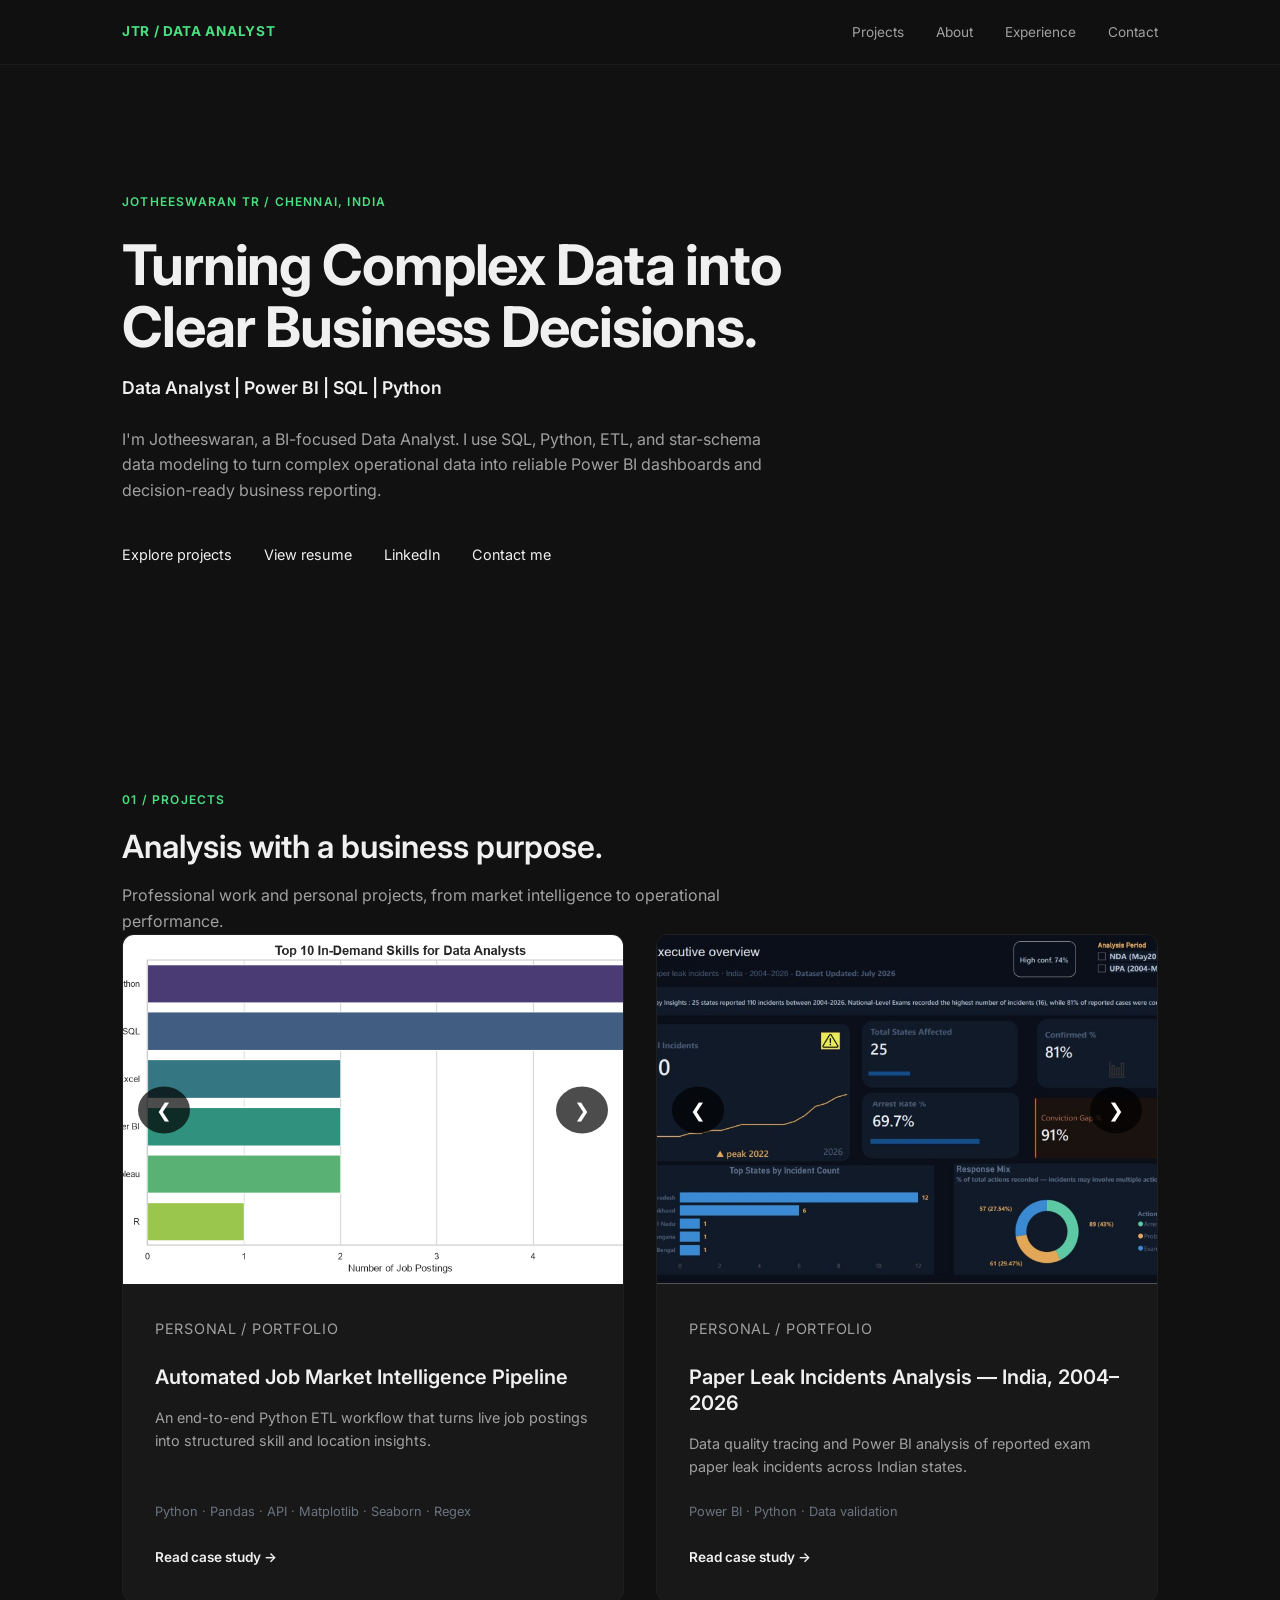
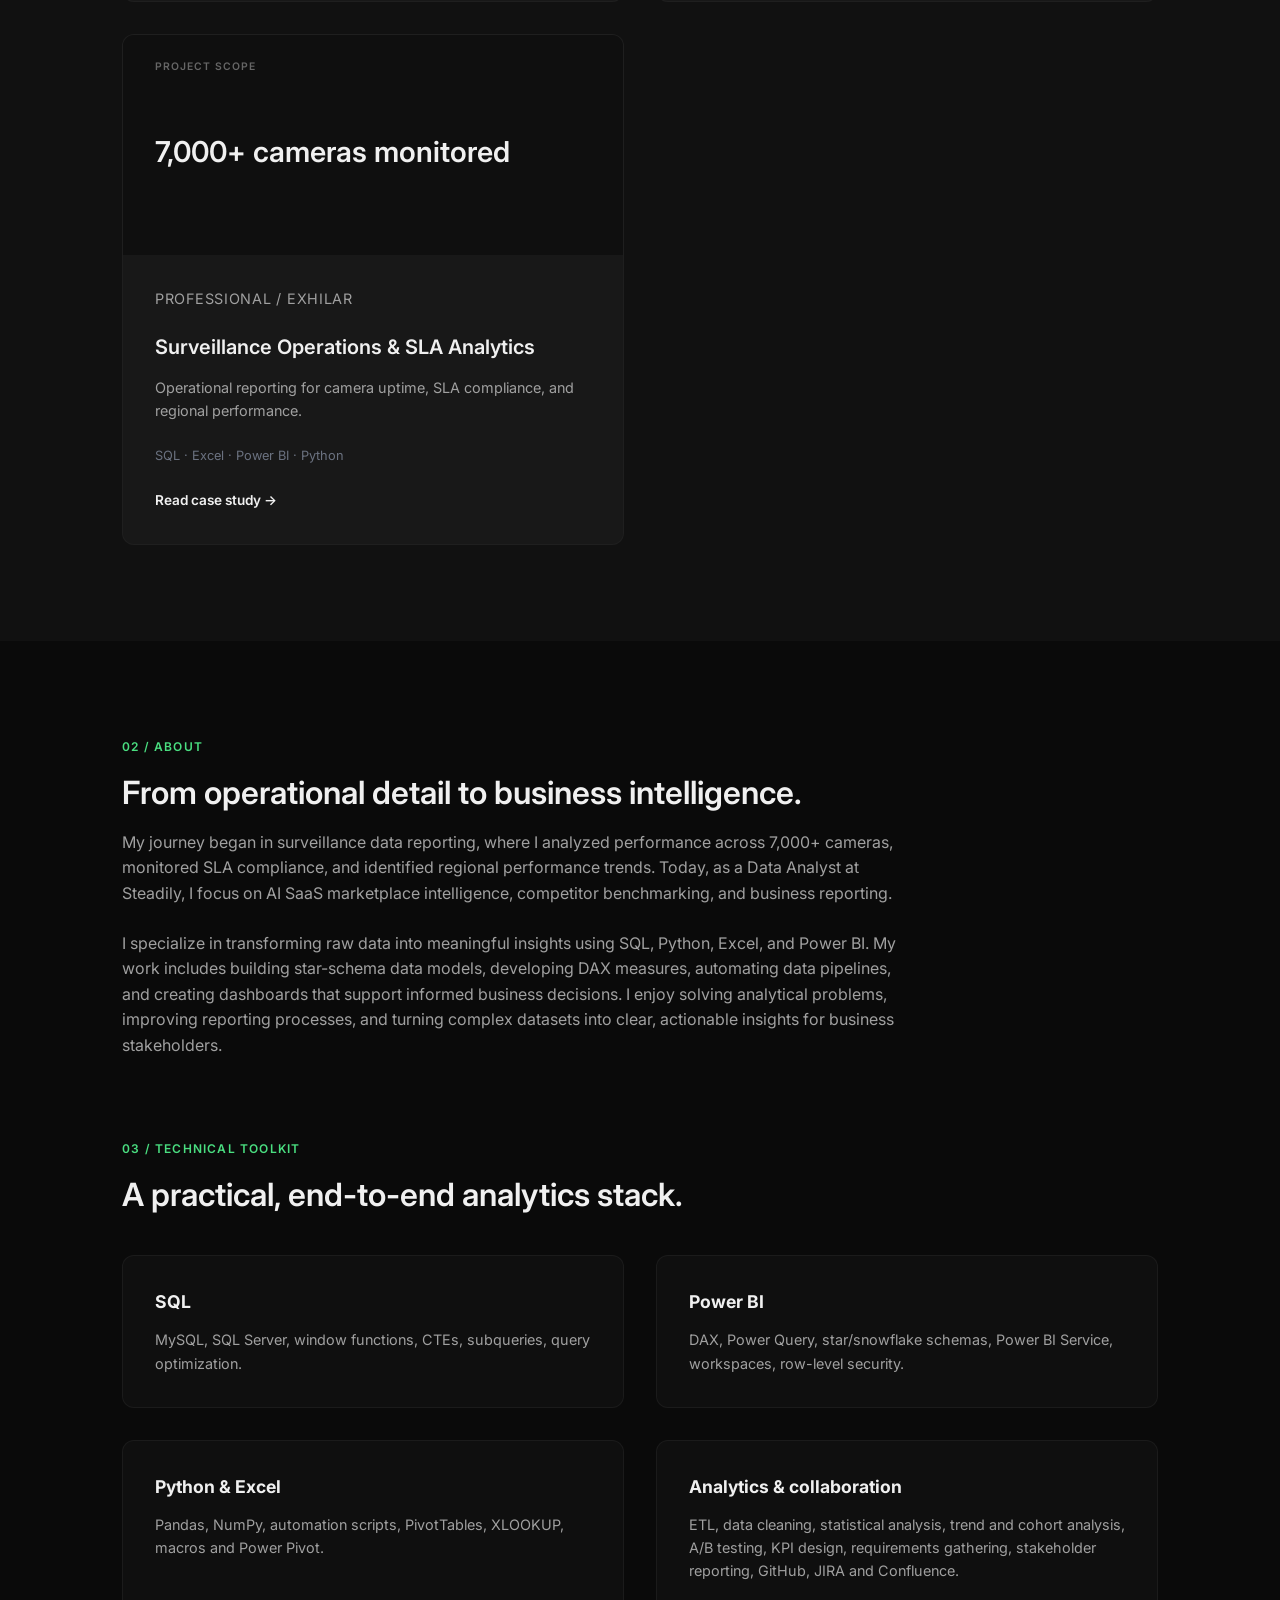
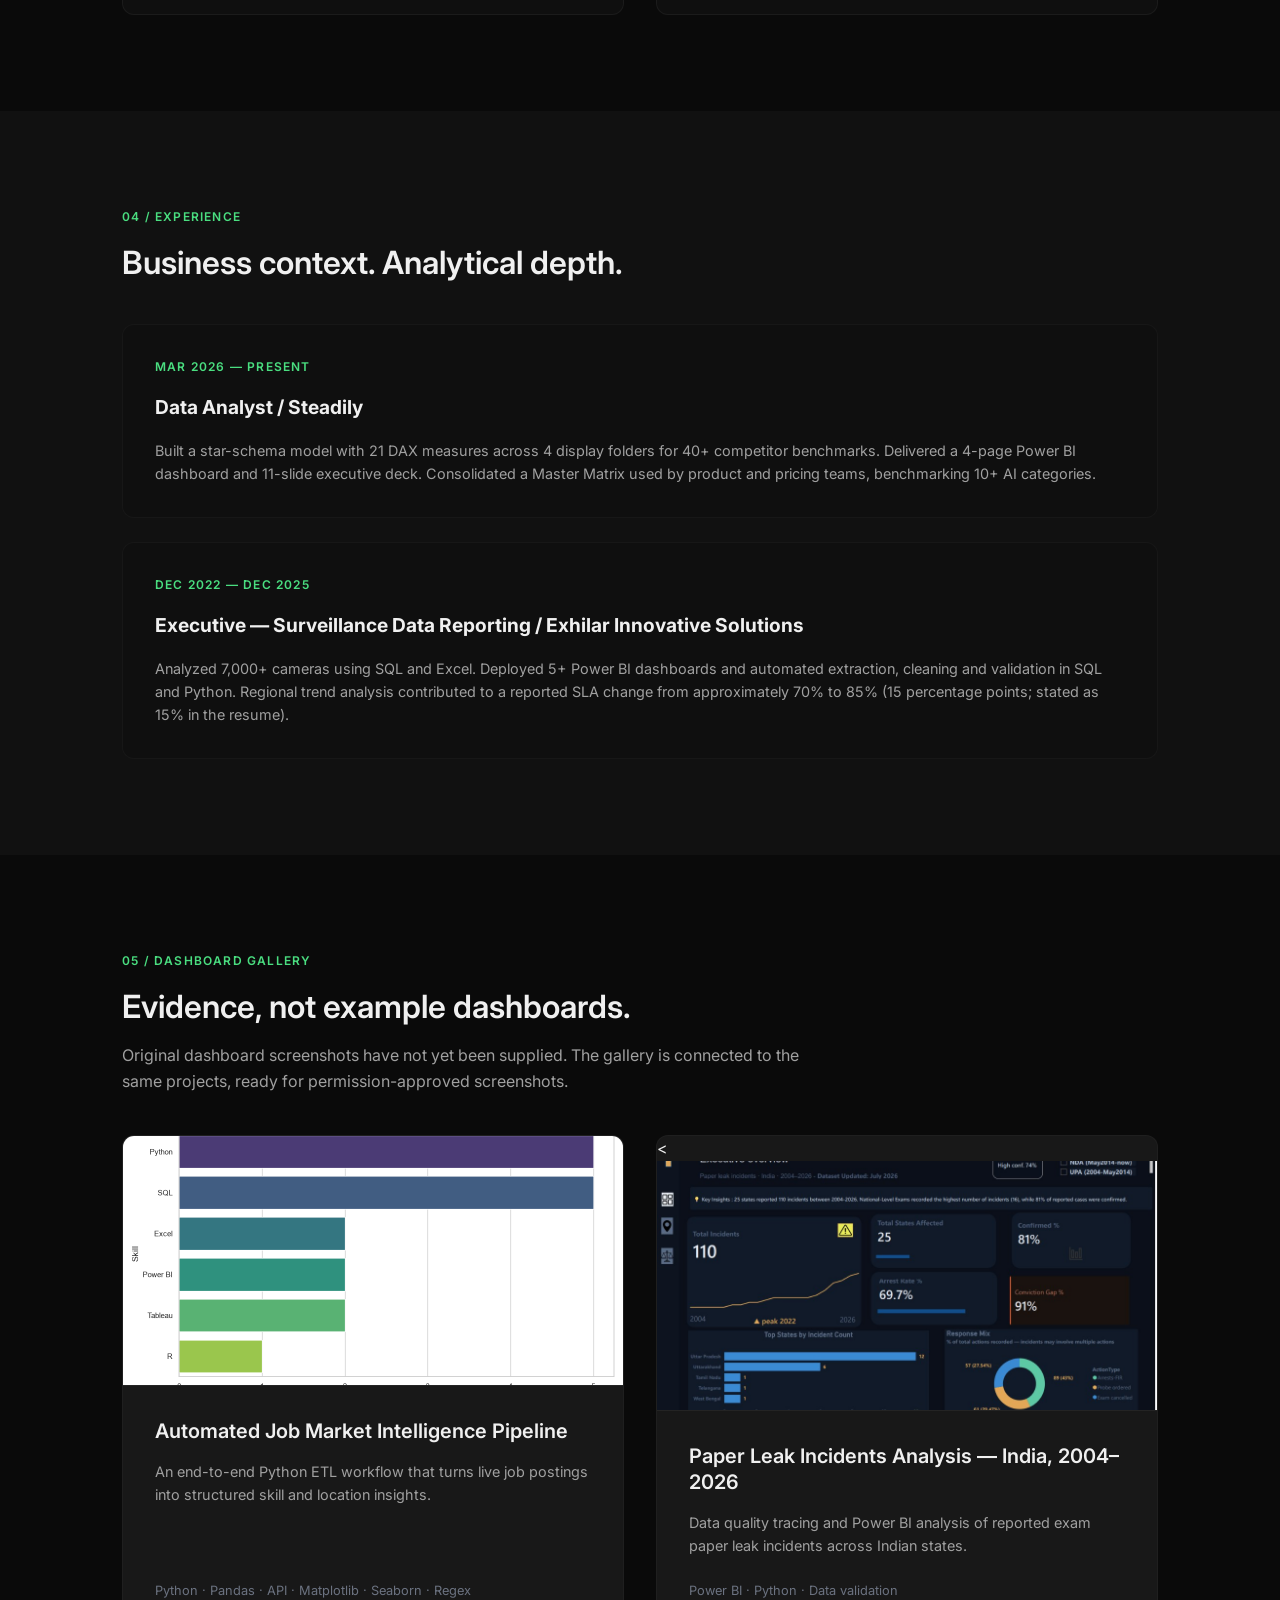
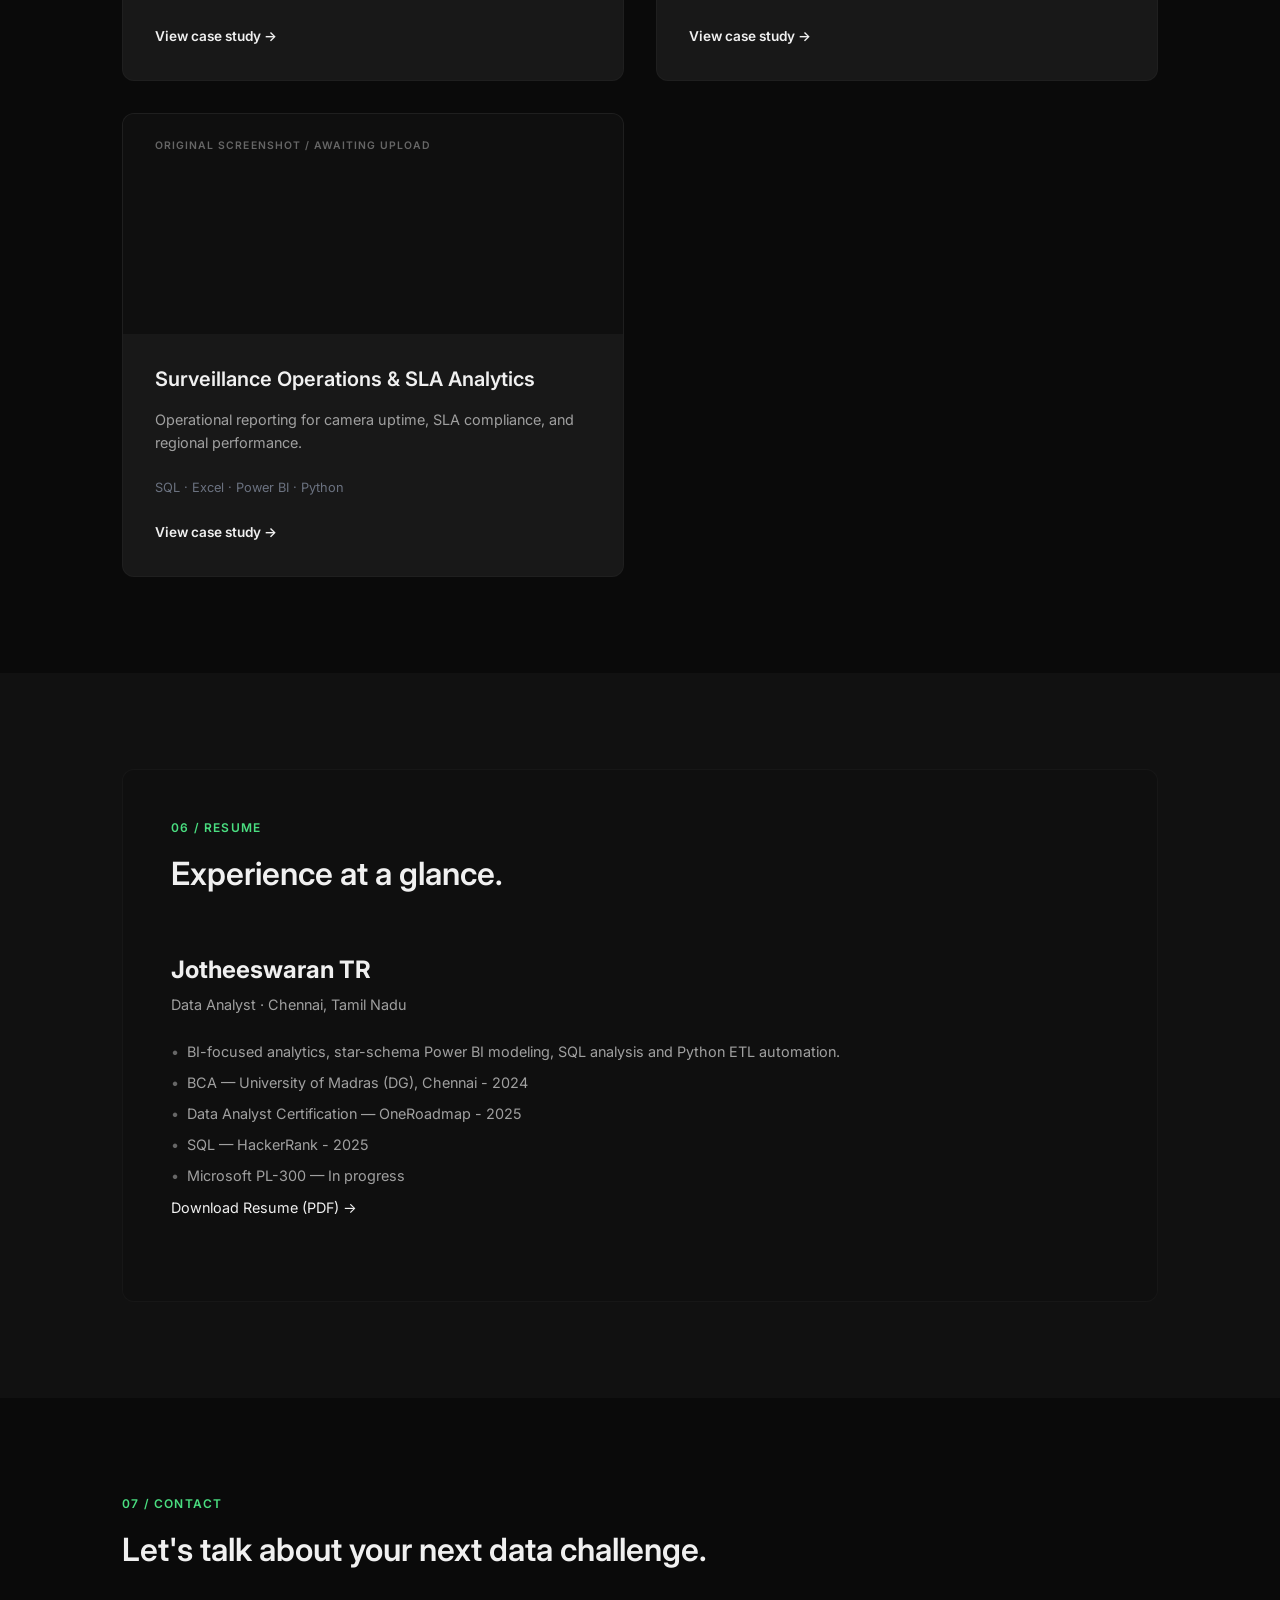
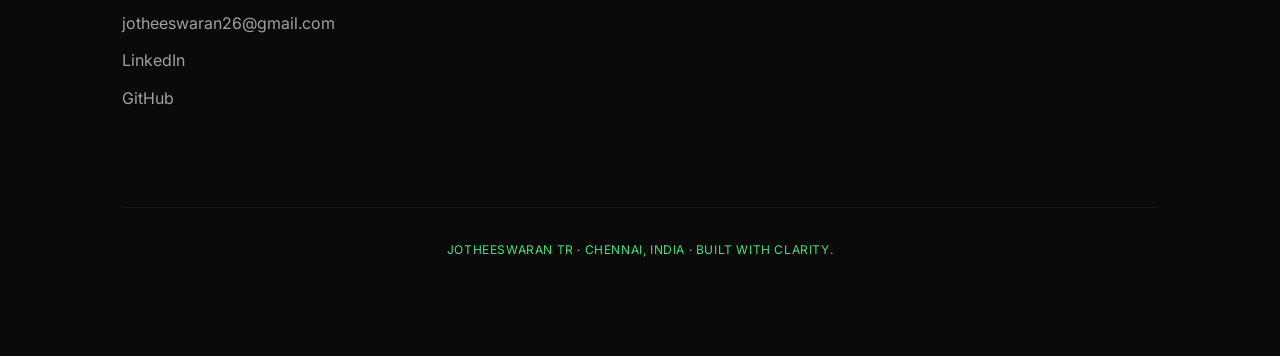
<file: index.html>
<!DOCTYPE html>
<html lang="en">
<head>
    <meta charset="UTF-8">
    <meta name="viewport" content="width=device-width, initial-scale=1.0">
    <title>Jotheeswaran TR | Data Analyst</title>
    <link rel="stylesheet" href="style.css">
    <!-- Google Fonts for premium typography -->
    <link rel="preconnect" href="https://fonts.googleapis.com">
    <link rel="preconnect" href="https://fonts.gstatic.com" crossorigin>
    <link href="https://fonts.googleapis.com/css2?family=Inter:wght@300;400;600;700&display=swap" rel="stylesheet">
</head>
<body>

    <!-- Navigation -->
    <nav class="navbar">
        <div class="nav-container">
            <a href="#home" class="logo">JTR / DATA ANALYST</a>
            <ul class="nav-links">
                <li><a href="#projects">Projects</a></li>
                <li><a href="#about">About</a></li>
                <li><a href="#experience">Experience</a></li>
                <li><a href="#contact">Contact</a></li>
            </ul>
        </div>
    </nav>

    <!-- Hero Section -->
    <header id="home" class="hero section-padding">
        <div class="container fade-in">
            <p class="subtitle">JOTHEESWARAN TR / CHENNAI, INDIA</p>
            <h1 class="hero-title">Turning Complex Data into<br>Clear Business Decisions.</h1>
            <h2 class="hero-skills">Data Analyst | Power BI | SQL | Python</h2>
            <p class="hero-desc">
                I'm Jotheeswaran, a BI-focused Data Analyst. I use SQL, Python, ETL, and star-schema data modeling to turn complex operational data into reliable Power BI dashboards and decision-ready business reporting.
            </p>
            <div class="hero-links">
                <a href="#projects" class="btn-link">Explore projects</a>
                <a href="assets/resume.pdf" class="btn-link">View resume</a>
                <a href="https://www.linkedin.com/in/jotheeswaran-tr/" target="_blank" class="btn-link">LinkedIn</a>
                <a href="#contact" class="btn-link">Contact me</a>
            </div>
        </div>
    </header>

    <!-- Projects Section -->
    <section id="projects" class="section-padding">
        <div class="container fade-in">
            <h3 class="section-label">01 / PROJECTS</h3>
            <h2 class="section-title">Analysis with a business purpose.</h2>
            <p class="section-desc">Professional work and personal projects, from market intelligence to operational performance.</p>

            <div class="grid-2">
                
                <!-- Project 1 (Commented out as requested) -->
                <!-- 
                <div class="card">
                    <div class="card-image-placeholder">
                        <span class="tag">PROJECT SCOPE / SCREENSHOT PENDING</span>
                        <h4>40+ competitor benchmarks</h4>
                    </div>
                    <div class="card-content">
                        <p class="card-type">Professional / Steadily</p>
                        <h3>AI SaaS Marketplace Intelligence & Competitor Benchmarking</h3>
                        <p>A unified view of competitor pricing, features, and market positioning across 40 AI product categories.</p>
                        <p class="tech-stack">Power BI · DAX · Excel · Data modeling</p>
                        <a href="#" class="read-more">Read case study &rarr;</a>
                    </div>
                </div>
                -->

                <!-- Project 2 -->
                <div class="card">
                    <!-- Project 2 Carousel -->
                    <div class="carousel-container">
                        <div class="carousel-track" id="carousel-p2">
                            <!-- Make sure these image names match your assets folder -->
                            <img src="assets/project2-a.png" alt="Job Market Pipeline - View 1" class="carousel-img">
                            <img src="assets/project2-b.png" alt="Job Market Pipeline - View 2" class="carousel-img">
                            <img src="assets/project2-c.png" alt="Job Market Pipeline - View 3" class="carousel-img">
                        </div>
                        <!-- Navigation Buttons -->
                        <button class="carousel-btn prev" onclick="moveSlide('carousel-p2', -1)">&#10094;</button>
                        <button class="carousel-btn next" onclick="moveSlide('carousel-p2', 1)">&#10095;</button>
                    </div>
                    
                    <div class="card-content">
                        <p class="card-type">Personal / Portfolio</p>
                        <h3>Automated Job Market Intelligence Pipeline</h3>
                        <p>An end-to-end Python ETL workflow that turns live job postings into structured skill and location insights.</p>
                        <p class="tech-stack">Python · Pandas · API · Matplotlib · Seaborn · Regex</p>
                        <a href="assets/Casestudy1.pdf" class="read-more">Read case study &rarr;</a>
                    </div>
                </div>

                <!-- Project 3 -->
                <div class="card">
                    <!-- Project 3 Carousel -->
                    <div class="carousel-container">
                        <div class="carousel-track" id="carousel-p3">
                            <!-- Make sure these image names match your assets folder -->
                            <img src="assets/project3-a.png" alt="Paper Leak Analysis - View 1" class="carousel-img">
                            <img src="assets/project3-b.png" alt="Paper Leak Analysis - View 2" class="carousel-img">
                            <img src="assets/project3-c.png" alt="Paper Leak Analysis - View 3" class="carousel-img">
                        </div>
                        <!-- Navigation Buttons -->
                        <button class="carousel-btn prev" onclick="moveSlide('carousel-p3', -1)">&#10094;</button>
                        <button class="carousel-btn next" onclick="moveSlide('carousel-p3', 1)">&#10095;</button>
                    </div>

                    <div class="card-content">
                        <p class="card-type">Personal / Portfolio</p>
                        <h3>Paper Leak Incidents Analysis — India, 2004–2026</h3>
                        <p>Data quality tracing and Power BI analysis of reported exam paper leak incidents across Indian states.</p>
                        <p class="tech-stack">Power BI · Python · Data validation</p>
                        <a href="assets/Casestudy2.html" class="read-more">Read case study &rarr;</a>
                    </div>
                </div>

                <!-- Project 4 -->
                <div class="card">
                    <div class="card-image-placeholder">
                        <span class="tag">PROJECT SCOPE </span>
                        <h4>7,000+ cameras monitored</h4>
                    </div>
                    <div class="card-content">
                        <p class="card-type">Professional / Exhilar</p>
                        <h3>Surveillance Operations & SLA Analytics</h3>
                        <p>Operational reporting for camera uptime, SLA compliance, and regional performance.</p>
                        <p class="tech-stack">SQL · Excel · Power BI · Python</p>
                        <a href="assets/Casestudy3.html" class="read-more">Read case study &rarr;</a>
                    </div>
                </div>
            </div>
        </div>
    </section>

    <!-- About Section -->
    <section id="about" class="section-padding alt-bg">
        <div class="container fade-in">
            <h3 class="section-label">02 / ABOUT</h3>
            <h2 class="section-title">From operational detail to business intelligence.</h2>
            <div class="text-content">
                <p>My journey began in surveillance data reporting, where I analyzed performance across 7,000+ cameras, monitored SLA compliance, and identified regional performance trends. Today, as a Data Analyst at Steadily, I focus on AI SaaS marketplace intelligence, competitor benchmarking, and business reporting.</p>
                <p>I specialize in transforming raw data into meaningful insights using SQL, Python, Excel, and Power BI. My work includes building star-schema data models, developing DAX measures, automating data pipelines, and creating dashboards that support informed business decisions. I enjoy solving analytical problems, improving reporting processes, and turning complex datasets into clear, actionable insights for business stakeholders.</p>
            </div>

            <h3 class="section-label mt-5">03 / TECHNICAL TOOLKIT</h3>
            <h2 class="section-title">A practical, end-to-end analytics stack.</h2>
            
            <div class="grid-2 mt-4">
                <div class="card simple-card">
                    <h4>SQL</h4>
                    <p>MySQL, SQL Server, window functions, CTEs, subqueries, query optimization.</p>
                </div>
                <div class="card simple-card">
                    <h4>Power BI</h4>
                    <p>DAX, Power Query, star/snowflake schemas, Power BI Service, workspaces, row-level security.</p>
                </div>
                <div class="card simple-card">
                    <h4>Python & Excel</h4>
                    <p>Pandas, NumPy, automation scripts, PivotTables, XLOOKUP, macros and Power Pivot.</p>
                </div>
                <div class="card simple-card">
                    <h4>Analytics & collaboration</h4>
                    <p>ETL, data cleaning, statistical analysis, trend and cohort analysis, A/B testing, KPI design, requirements gathering, stakeholder reporting, GitHub, JIRA and Confluence.</p>
                </div>
            </div>
        </div>
    </section>

    <!-- Experience Section -->
    <section id="experience" class="section-padding">
        <div class="container fade-in">
            <h3 class="section-label">04 / EXPERIENCE</h3>
            <h2 class="section-title">Business context. Analytical depth.</h2>

            <div class="timeline mt-4">
                <div class="timeline-item card">
                    <p class="date">MAR 2026 — PRESENT</p>
                    <h3>Data Analyst / Steadily</h3>
                    <p>Built a star-schema model with 21 DAX measures across 4 display folders for 40+ competitor benchmarks. Delivered a 4-page Power BI dashboard and 11-slide executive deck. Consolidated a Master Matrix used by product and pricing teams, benchmarking 10+ AI categories.</p>
                </div>

                <div class="timeline-item card">
                    <p class="date">DEC 2022 — DEC 2025</p>
                    <h3>Executive — Surveillance Data Reporting / Exhilar Innovative Solutions</h3>
                    <p>Analyzed 7,000+ cameras using SQL and Excel. Deployed 5+ Power BI dashboards and automated extraction, cleaning and validation in SQL and Python. Regional trend analysis contributed to a reported SLA change from approximately 70% to 85% (15 percentage points; stated as 15% in the resume).</p>
                </div>
            </div>
        </div>
    </section>

    <!-- Gallery Section -->
    <section id="gallery" class="section-padding alt-bg">
        <div class="container fade-in">
            <h3 class="section-label">05 / DASHBOARD GALLERY</h3>
            <h2 class="section-title">Evidence, not example dashboards.</h2>
            <p class="section-desc">Original dashboard screenshots have not yet been supplied. The gallery is connected to the same projects, ready for permission-approved screenshots.</p>

            <div class="grid-2 mt-4">
                <!-- Gallery Item 1 -->
                <!-- <div class="card gallery-card">
                    <div class="card-image-placeholder">
                        <span class="tag">ORIGINAL SCREENSHOT / AWAITING UPLOAD</span>
                    </div>
                    <div class="card-content">
                        <h3>AI SaaS Marketplace Intelligence & Competitor Benchmarking</h3>
                        <p>A unified view of competitor pricing, features, and market positioning across 40 AI product categories.</p>
                        <p class="tech-stack">Power BI · DAX · Excel · Data modeling</p>
                        <a href="#" class="read-more">View case study &rarr;</a>
                    </div>
                </div> -->

                <!-- Gallery Item 2 -->
                <div class="card gallery-card">
                    <img src="assets/project2-a.png" alt="Job Market Pipeline" style="width: 100%; height: 250px; object-fit: cover; border-bottom: 1px solid rgba(255,255,255,0.05);">
                    <div class="card-content">
                        <h3>Automated Job Market Intelligence Pipeline</h3>
                        <p>An end-to-end Python ETL workflow that turns live job postings into structured skill and location insights.</p>
                        <p class="tech-stack">Python · Pandas · API · Matplotlib · Seaborn · Regex</p>
                        <a href="#" class="read-more">View case study &rarr;</a>
                    </div>
                </div>

                <!-- Gallery Item 3 -->
                <div class="card gallery-card">
                    <<img src="assets/project3-a.png" alt="Paper Leak Analysis" style="width: 100%; height: 250px; object-fit: cover; border-bottom: 1px solid rgba(255,255,255,0.05);">
                    <div class="card-content">
                        <h3>Paper Leak Incidents Analysis — India, 2004–2026</h3>
                        <p>Data quality tracing and Power BI analysis of reported exam paper leak incidents across Indian states.</p>
                        <p class="tech-stack">Power BI · Python · Data validation</p>
                        <a href="#" class="read-more">View case study &rarr;</a>
                    </div>
                </div>

                <!-- Gallery Item 4 -->
                <div class="card gallery-card">
                    <div class="card-image-placeholder">
                        <span class="tag">ORIGINAL SCREENSHOT / AWAITING UPLOAD</span>
                    </div>
                    <div class="card-content">
                        <h3>Surveillance Operations & SLA Analytics</h3>
                        <p>Operational reporting for camera uptime, SLA compliance, and regional performance.</p>
                        <p class="tech-stack">SQL · Excel · Power BI · Python</p>
                        <a href="#" class="read-more">View case study &rarr;</a>
                    </div>
                </div>
            </div>
        </div>
    </section>

    <!-- Resume Section -->
    <section id="resume" class="section-padding">
        <div class="container fade-in">
            <div class="resume-box card">
                <h3 class="section-label">06 / RESUME</h3>
                <h2 class="section-title">Experience at a glance.</h2>
                <div class="resume-details mt-4">
                    <h3>Jotheeswaran TR</h3>
                    <p class="text-muted">Data Analyst · Chennai, Tamil Nadu</p>
                    <ul class="resume-list">
                        <li>BI-focused analytics, star-schema Power BI modeling, SQL analysis and Python ETL automation.</li>
                        <li>BCA — University of Madras (DG), Chennai - 2024</li>
                        <li>Data Analyst Certification — OneRoadmap - 2025</li>
                        <li>SQL — HackerRank - 2025</li>
                        <li>Microsoft PL-300 — In progress</li>
                        <a href="assets/resume.pdf" target="_blank" class="btn-link mt-3">Download Resume (PDF) &rarr;</a>
                    </ul>
            
                </div>
            </div>
        </div>
    </section>

    <!-- Contact & Footer -->
    <footer id="contact" class="section-padding">
        <div class="container fade-in">
            <h3 class="section-label">07 / CONTACT</h3>
            <h2 class="section-title">Let's talk about your next data challenge.</h2>
            
            <div class="contact-info mt-4">
                <p><a href="mailto:jotheeswaran26@gmail.com">jotheeswaran26@gmail.com</a></p>
                <p><a href="https://www.linkedin.com/in/jotheeswaran-tr/" target="_blank">LinkedIn</a></p>
                <p><a href="https://github.com/JotheeswaranTR" target="_blank">GitHub</a></p>
            </div>

            <div class="footer-bottom">
                <p>Jotheeswaran TR · Chennai, India · Built with clarity.</p>
            </div>
        </div>
    </footer>

    <script src="script.js"></script>
</body>
</html>
</file>
<file: style.css>
/* =========================================
   RESET & VARIABLES
========================================= */
:root {
    --bg-dark: #111111;
    --bg-darker: #0a0a0a;
    --bg-card: #181818;
    --bg-card-inner: #0f0f0f;
    --text-main: #f0f0f0;
    --text-muted: #a0a0a0;
    --text-dark: #666666;
    --accent: #ffffff;
    --font-main: 'Inter', sans-serif;
    --transition: all 0.3s ease;
}

* {
    margin: 0;
    padding: 0;
    box-sizing: border-box;
}

html {
    scroll-behavior: smooth;
}

body {
    font-family: var(--font-main);
    background-color: var(--bg-dark);
    color: var(--text-main);
    line-height: 1.6;
    -webkit-font-smoothing: antialiased;
}

a {
    color: var(--text-main);
    text-decoration: none;
    transition: var(--transition);
}

a:hover {
    color: var(--accent);
    opacity: 0.8;
}

/* =========================================
   LAYOUT & UTILITIES
========================================= */
.container {
    max-width: 1100px;
    margin: 0 auto;
    padding: 0 2rem;
}

.section-padding {
    padding: 6rem 0;
}

.alt-bg {
    background-color: var(--bg-darker);
}

.mt-3 { margin-top: 1.5rem; }
.mt-4 { margin-top: 2.5rem; }
.mt-5 { margin-top: 5rem; }

.section-label {
    color: #4ade80; /* Subtle green accent from image */
    font-size: 0.75rem;
    letter-spacing: 0.1em;
    text-transform: uppercase;
    font-weight: 600;
    margin-bottom: 1rem;
}

.section-title {
    font-size: 2rem;
    font-weight: 600;
    margin-bottom: 1rem;
    line-height: 1.3;
}

.section-desc {
    color: var(--text-muted);
    font-size: 1rem;
    max-width: 700px;
}

/* =========================================
   NAVBAR
========================================= */
.navbar {
    position: fixed;
    top: 0;
    width: 100%;
    background-color: rgba(17, 17, 17, 0.9);
    backdrop-filter: blur(10px);
    z-index: 1000;
    border-bottom: 1px solid rgba(255,255,255,0.05);
}

.nav-container {
    max-width: 1100px;
    margin: 0 auto;
    padding: 1.2rem 2rem;
    display: flex;
    justify-content: space-between;
    align-items: center;
}

.logo {
    font-weight: 700;
    font-size: 0.85rem;
    letter-spacing: 0.05em;
    color: #4ade80;
}

.nav-links {
    list-style: none;
    display: flex;
    gap: 2rem;
}

.nav-links a {
    font-size: 0.85rem;
    color: var(--text-muted);
    font-weight: 400;
}

.nav-links a:hover {
    color: var(--text-main);
}

/* =========================================
   HERO SECTION
========================================= */
.hero {
    padding-top: 12rem;
    padding-bottom: 8rem;
}

.subtitle {
    color: #4ade80;
    font-size: 0.75rem;
    letter-spacing: 0.1em;
    text-transform: uppercase;
    margin-bottom: 1.5rem;
    font-weight: 600;
}

.hero-title {
    font-size: 3.5rem;
    font-weight: 700;
    line-height: 1.1;
    margin-bottom: 1rem;
    letter-spacing: -0.02em;
}

.hero-skills {
    font-size: 1.1rem;
    font-weight: 600;
    margin-bottom: 1.5rem;
}

.hero-desc {
    color: var(--text-muted);
    font-size: 1rem;
    max-width: 650px;
    margin-bottom: 2.5rem;
}

.hero-links {
    display: flex;
    gap: 2rem;
    flex-wrap: wrap;
}

.btn-link {
    font-size: 0.9rem;
    color: var(--text-main);
    position: relative;
}

.btn-link::after {
    content: '';
    position: absolute;
    width: 100%;
    height: 1px;
    bottom: -4px;
    left: 0;
    background-color: var(--text-main);
    transform: scaleX(0);
    transform-origin: right;
    transition: transform 0.3s ease;
}

.btn-link:hover::after {
    transform: scaleX(1);
    transform-origin: left;
}

/* =========================================
   GRIDS & CARDS
========================================= */
.grid-2 {
    display: grid;
    grid-template-columns: 1fr 1fr;
    gap: 2rem;
}

.card {
    background-color: var(--bg-card);
    border-radius: 12px;
    overflow: hidden;
    border: 1px solid rgba(255,255,255,0.03);
    display: flex;
    flex-direction: column;
    transition: var(--transition);
}

.card:hover {
    border-color: rgba(255,255,255,0.1);
    transform: translateY(-2px);
}

.card-image-placeholder {
    background-color: var(--bg-card-inner);
    padding: 3rem 2rem;
    display: flex;
    flex-direction: column;
    justify-content: center;
    position: relative;
    min-height: 220px;
}

.card-image-placeholder h4 {
    font-size: 1.8rem;
    font-weight: 600;
    margin-top: 1rem;
    line-height: 1.2;
}

.tag {
    position: absolute;
    top: 1.5rem;
    left: 2rem;
    font-size: 0.65rem;
    letter-spacing: 0.1em;
    text-transform: uppercase;
    color: var(--text-dark);
    font-weight: 600;
}

.card-content {
    padding: 2rem;
    display: flex;
    flex-direction: column;
    flex-grow: 1;
}

.card-type {
    font-size: 0.75rem;
    color: var(--text-muted);
    margin-bottom: 0.5rem;
    text-transform: uppercase;
    letter-spacing: 0.05em;
}

.card-content h3 {
    font-size: 1.25rem;
    font-weight: 600;
    margin-bottom: 1rem;
    line-height: 1.3;
}

.card-content p {
    color: var(--text-muted);
    font-size: 0.9rem;
    margin-bottom: 1.5rem;
}

.tech-stack {
    font-size: 0.8rem !important;
    color: #6b7280 !important;
    margin-top: auto;
    margin-bottom: 1.5rem !important;
}

.read-more {
    font-size: 0.85rem;
    color: var(--text-main);
    font-weight: 600;
    display: inline-block;
}

.simple-card {
    padding: 2rem;
    background-color: var(--bg-card-inner);
    border: 1px solid rgba(255,255,255,0.05);
}

.simple-card h4 {
    margin-bottom: 0.75rem;
    font-size: 1.1rem;
}

.simple-card p {
    color: var(--text-muted);
    font-size: 0.9rem;
    margin: 0;
}

/* =========================================
   TEXT CONTENT & TIMELINE
========================================= */
.text-content p {
    color: var(--text-muted);
    margin-bottom: 1.5rem;
    max-width: 800px;
}

.timeline {
    display: flex;
    flex-direction: column;
    gap: 1.5rem;
}

.timeline-item {
    padding: 2rem;
    background-color: var(--bg-card-inner);
}

.timeline-item .date {
    font-size: 0.75rem;
    color: #4ade80;
    letter-spacing: 0.1em;
    font-weight: 600;
    margin-bottom: 1rem;
}

.timeline-item h3 {
    font-size: 1.2rem;
    margin-bottom: 1rem;
}

.timeline-item p {
    color: var(--text-muted);
    font-size: 0.9rem;
}

/* =========================================
   RESUME & FOOTER
========================================= */
.resume-box {
    padding: 3rem;
    background-color: var(--bg-card-inner);
}

.resume-details h3 {
    font-size: 1.5rem;
    margin-bottom: 0.25rem;
}

.text-muted {
    color: var(--text-muted);
    font-size: 0.9rem;
    margin-bottom: 1.5rem;
}

.resume-list {
    list-style: none;
    margin-bottom: 2rem;
}

.resume-list li {
    color: var(--text-muted);
    font-size: 0.9rem;
    margin-bottom: 0.5rem;
    padding-left: 1rem;
    position: relative;
}

.resume-list li::before {
    content: "•";
    position: absolute;
    left: 0;
    color: var(--text-dark);
}

footer {
    background-color: var(--bg-darker);
    padding-bottom: 2rem;
}

.contact-info p {
    margin-bottom: 0.75rem;
}

.contact-info a {
    font-size: 1rem;
    color: var(--text-muted);
}

.contact-info a:hover {
    color: var(--text-main);
}

.footer-bottom {
    margin-top: 6rem;
    padding-top: 2rem;
    border-top: 1px solid rgba(255,255,255,0.05);
    text-align: center;
}

.footer-bottom p {
    font-size: 0.75rem;
    color: #4ade80;
    letter-spacing: 0.05em;
    text-transform: uppercase;
}

/* =========================================
   ANIMATIONS & RESPONSIVE
========================================= */
.fade-in {
    opacity: 0;
    transform: translateY(20px);
    transition: opacity 0.8s ease, transform 0.8s ease;
}

.fade-in.appear {
    opacity: 1;
    transform: translateY(0);
}

@media (max-width: 768px) {
    .hero-title {
        font-size: 2.5rem;
    }
    
    .grid-2 {
        grid-template-columns: 1fr;
    }
    
    .nav-links {
        display: none; /* Hide nav links on mobile for simplicity */
    }
    
    .hero-links {
        flex-direction: column;
        gap: 1rem;
    }
    
    .section-padding {
        padding: 4rem 0;
    }
    
    .resume-box {
        padding: 1.5rem;
    }
}

/* =========================================
   IMAGE CAROUSEL / SLIDER (FIXED)
========================================= */
.carousel-container {
    position: relative;
    width: 100%;
    height: 350px; /* Fixed height */
    overflow: hidden !important; /* Forces images to stay inside */
    background-color: var(--bg-card-inner);
    border-bottom: 1px solid rgba(255, 255, 255, 0.05);
}

.carousel-track {
    display: flex !important; /* Forces images side-by-side */
    flex-direction: row !important;
    width: 100%;
    height: 100%;
    transition: transform 0.4s ease-in-out; 
}

.carousel-img {
    min-width: 100% !important; /* Forces each image to take full width */
    width: 100%;
    height: 100%;
    object-fit: cover; 
    flex-shrink: 0; 
}

/* Navigation Buttons */
.carousel-btn {
    position: absolute;
    top: 50%;
    transform: translateY(-50%);
    background: rgba(0, 0, 0, 0.7);
    color: white;
    border: none;
    padding: 12px 18px;
    cursor: pointer;
    font-size: 1.2rem;
    border-radius: 50%;
    transition: background 0.3s ease;
    z-index: 10;
    display: flex;
    align-items: center;
    justify-content: center;
}

.carousel-btn:hover {
    background: rgba(0, 0, 0, 1);
}

.carousel-btn.prev { left: 15px; }
.carousel-btn.next { right: 15px; }
</file>
